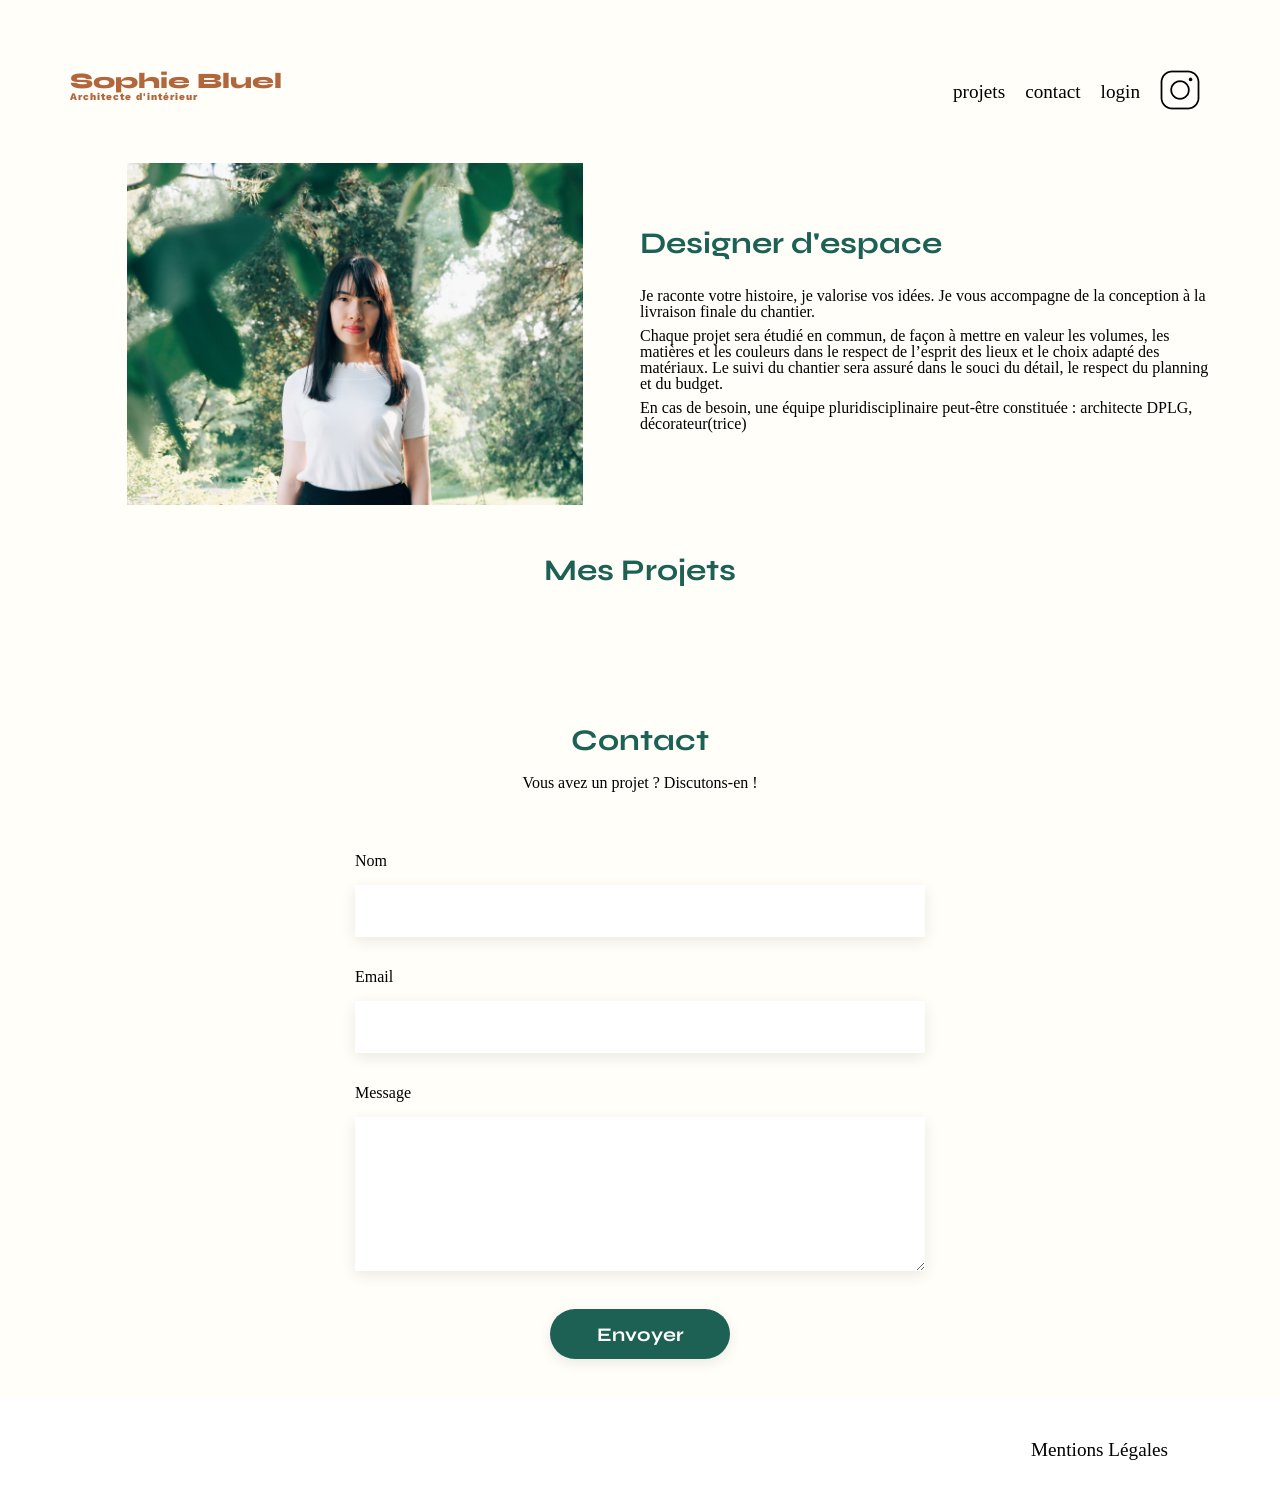
<file: index.html>
<!DOCTYPE html>
<html lang="fr">

<head>
	<meta charset="UTF-8">
	<title>Sophie Bluel - Architecte d'intérieur</title>
	<meta name="viewport" content="width=device-width, initial-scale=1.0">
	<link rel="preconnect" href="https://fonts.googleapis.com">
	<link rel="preconnect" href="https://fonts.gstatic.com" crossorigin>
	<link href="https://fonts.googleapis.com/css2?family=Syne:wght@700;800&family=Work+Sans&display=swap"
		rel="stylesheet">
	<meta name="description" content="">
	<link rel="stylesheet" href="https://cdnjs.cloudflare.com/ajax/libs/font-awesome/6.6.0/css/all.min.css">
	<link rel="stylesheet" href="./assets/style.css">
</head>

<body>
	<header>
		<div class="edition-mode">
			<i class="fa-regular fa-pen-to-square"></i>
			<p>Mode édition</p>
		</div>
		<h1>Sophie Bluel <span>Architecte d'intérieur</span></h1>
		<nav>
			<ul>
				<li>projets</li>
				<li>contact</li>
				<li><a href="login.html" id="login">login</a></li>
				<li><img src="./assets/icons/instagram.png" alt="Instagram"></li>
			</ul>
		</nav>
	</header>
	<main>
		<section id="introduction">
			<figure>
				<img src="./assets/images/sophie-bluel.png" alt="">
			</figure>
			<article>
				<h2>Designer d'espace</h2>
				<p>Je raconte votre histoire, je valorise vos idées. Je vous accompagne de la conception à la livraison
					finale du chantier.</p>
				<p>Chaque projet sera étudié en commun, de façon à mettre en valeur les volumes, les matières et les
					couleurs dans le respect de l’esprit des lieux et le choix adapté des matériaux. Le suivi du
					chantier sera assuré dans le souci du détail, le respect du planning et du budget.</p>
				<p>En cas de besoin, une équipe pluridisciplinaire peut-être constituée : architecte DPLG,
					décorateur(trice)</p>
			</article>
		</section>
		<section id="portfolio">
			<div class="modifier-flex">
				<h2>Mes Projets</h2>
				<div class="modifier">
					<i class="fa-regular fa-pen-to-square"></i>
					<button>Modifier</button>
				</div>
			</div>
			<div class="filters">
			</div>
			<div class="gallery">
				<!-- Ajout des works via l'API -->
			</div>
		</section>
		<section id="contact">
			<h2>Contact</h2>
			<p>Vous avez un projet ? Discutons-en !</p>
			<form action="#" method="post">
				<label for="name">Nom</label>
				<input type="text" name="name" id="name">
				<label for="email">Email</label>
				<input type="email" name="email" id="email">
				<label for="message">Message</label>
				<textarea name="message" id="message" cols="30" rows="10"></textarea>
				<input type="submit" value="Envoyer">
			</form>
		</section>

	</main>

	<footer>
		<div class="footer-content">
			<nav>
				<ul>
					<li>Mentions Légales</li>
				</ul>
			</nav>
		</div>
	</footer>
	<div class="modal">
		<div class="modal-content">
			<!-- Vue 1 : suppression -->
			<div class="modal-delete">
				<button class="close"><i class="fa-solid fa-xmark"></i></button>
				<h3>Galerie photo</h3>
				<div class="modal-gallery"></div>
				<hr>
				<button class="add-photo">Ajouter une photo</button>
			</div>
			<!-- Vue 2 : ajout -->
			<div class="modal-add">
				<button class="close"><i class="fa-solid fa-xmark"></i></button>
				<button class="arrow-left"><i class="fa-solid fa-arrow-left"></i></button>
				<h3>Ajout photo</h3>
				<div class="image-add">
					<i class="fa-regular fa-image fa-2xl"></i>
					<button id="add-button" class="add-button">+ Ajouter photo</button>
					<input type="file" id="new-work" name="new-work" accept="image/png, image/jpeg" required>
					<p class="info-message">jpg, png : 4mo max</p>
				</div>
				<form class="add-form">
					<label for="titre">Titre</label>
					<input type="text" name="titre" id="titre" required>
					<label for="category">Catégorie</label>
					<select name="category" id="category"></select>
					<hr>
					<button type="submit" class="confirm">Valider</button>
					<p id="error-img" class="error-message"></p>
				</form>



			</div>
		</div>
	</div>
	<script src="./script.js"></script>
</body>

</html>
</file>
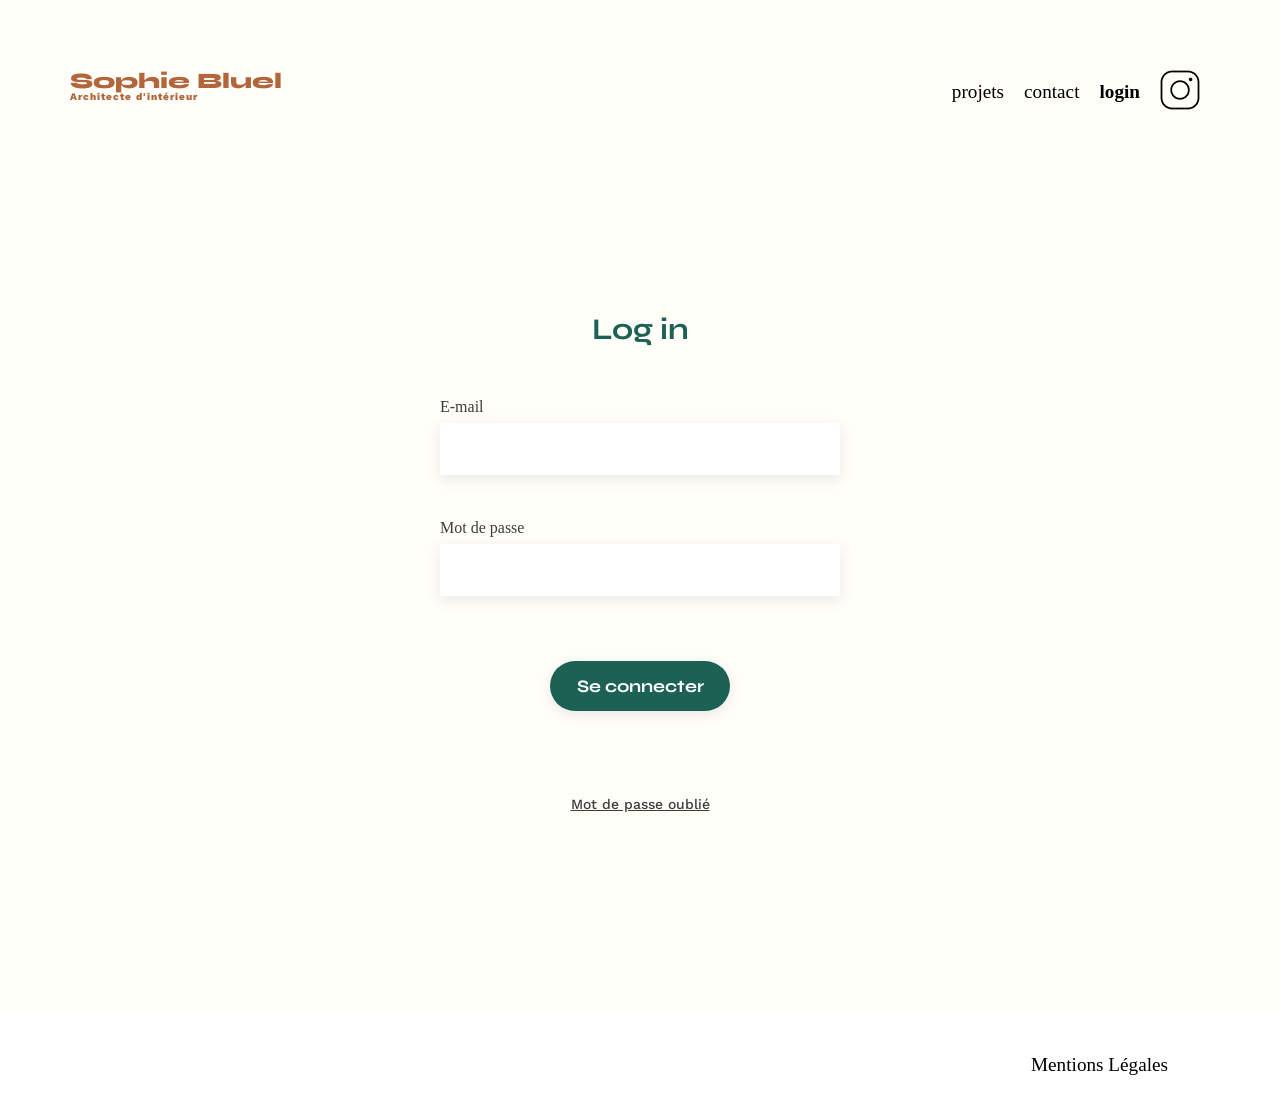
<file: login.html>
<!DOCTYPE html>
<html lang="fr">

<head>
	<meta charset="UTF-8">
	<title>Sophie Bluel - Architecte d'intérieur</title>
	<meta name="viewport" content="width=device-width, initial-scale=1.0">
	<link rel="preconnect" href="https://fonts.googleapis.com">
	<link rel="preconnect" href="https://fonts.gstatic.com" crossorigin>
	<link href="https://fonts.googleapis.com/css2?family=Syne:wght@700;800&family=Work+Sans&display=swap"
		rel="stylesheet">
	<meta name="description" content="">
	<link rel="stylesheet" href="./assets/style.css">
</head>

<body>
	<header>
		<h1>Sophie Bluel <span>Architecte d'intérieur</span></h1>
		<nav>
			<ul>
				<li>projets</li>
				<li>contact</li>
				<li><a href="login.html" class="active">login</a></li>
				<li><img src="./assets/icons/instagram.png" alt="Instagram"></li>
			</ul>
		</nav>
	</header>
	<main class="login-page">
		<section>
			<h2>Log in</h2>
			<form id="login-form" action="#" method="post">
				<label for="email">E-mail</label>
				<input type="email" name="email" id="email" required>
				<label for="password">Mot de passe</label>
				<input type="password" name="password" id="password" required>
				<input type="submit" value="Se connecter">
				<p id="login-error" class="error-message"></p>
				<p><a href="">Mot de passe oublié</a></p>
			</form>
		</section>
	</main>

	<footer>
		<div class="footer-content">
			<nav>
				<ul>
					<li>Mentions Légales</li>
				</ul>
			</nav>
		</div>
	</footer>
	<script type="module" src="./login.js"></script>
</body>

</html>
</file>
<file: assets/style.css>
/* http://meyerweb.com/eric/tools/css/reset/
   v2.0 | 20110126
   License: none (public domain)
*/

html,
body,
div,
span,
applet,
object,
iframe,
h1,
h2,
h3,
h4,
h5,
h6,
p,
blockquote,
pre,
a,
abbr,
acronym,
address,
big,
cite,
code,
del,
dfn,
em,
img,
ins,
kbd,
q,
s,
samp,
small,
strike,
strong,
sub,
sup,
tt,
var,
b,
u,
i,
center,
dl,
dt,
dd,
ol,
ul,
li,
fieldset,
form,
label,
legend,
table,
caption,
tbody,
tfoot,
thead,
tr,
th,
td,
article,
aside,
canvas,
details,
embed,
figure,
figcaption,
footer,
header,
hgroup,
menu,
nav,
output,
ruby,
section,
summary,
time,
mark,
audio,
video {
	margin: 0;
	padding: 0;
	border: 0;
	font-size: 100%;
	font: inherit;
	vertical-align: baseline;
}

/* HTML5 display-role reset for older browsers */
article,
aside,
details,
figcaption,
figure,
footer,
header,
hgroup,
menu,
nav,
section {
	display: block;
}

body {
	line-height: 1;
	background-color: #FFFEF8;
}

ol,
ul {
	list-style: none;
}

blockquote,
q {
	quotes: none;
}

blockquote:before,
blockquote:after,
q:before,
q:after {
	content: '';
	content: none;
}

table {
	border-collapse: collapse;
	border-spacing: 0;
}

/** end reset css**/


main {
	max-width: 1140px;
	margin: auto;
	/* centre le contenu */
}

header {
	display: flex;
	justify-content: space-between;
	margin: 70px auto 0 auto;
	/* espace de 50px au-dessus */
}

header,
main {
	max-width: 1140px;

}

section {
	margin: 50px 0
}

h1 {
	display: flex;
	flex-direction: column;
	font-family: 'Syne';
	font-size: 22px;
	font-weight: 800;
	color: #B1663C
}

h1>span {
	font-family: 'Work Sans';
	font-size: 10px;
	letter-spacing: 0.1em;
	;
}

h2 {
	font-family: 'Syne';
	font-weight: 700;
	font-size: 30px;
	color: #1D6154
}

nav ul {
	display: flex;
	align-items: center;
	list-style-type: none;

}

nav li {
	padding: 0 10px;
	font-size: 1.2em;
}

nav a {
	color: inherit;
	/* garde la même couleur que le texte du <li> */
	text-decoration: none;
	/* enlève le soulignement */
}

nav a.active {
	font-weight: 700;
	/* rend le texte gras */
}

li:hover {
	color: #B1663C;
}

/* Garde le pointeur de la souris sur le logout */
#login {
	cursor: pointer;
}

#introduction {
	display: flex;
	align-items: center;
}

#introduction figure {
	flex: 1
}

#introduction img {
	display: block;
	margin: auto;
	width: 80%;
}

#introduction article {
	flex: 1
}

#introduction h2 {
	margin-bottom: 1em;
}

#introduction p {
	margin-bottom: 0.5em;
}

#portfolio h2 {
	text-align: center;
	margin-bottom: 1em;
}

/* Boutons pour le filtre */

.filters {
	display: flex;
	justify-content: center;
	gap: 20px;
	margin: 30px;
}

.filters button {
	border-radius: 60px;
	border: 1px solid #1D6154;
	padding: 15px 20px;
	font-family: Syne;
	font-weight: 700;
	font-size: 16px;
	text-align: center;
	color: #1D6154;
	background-color: white;
}

button.active {
	background-color: #1D6154;
	color: white;
}

.gallery {
	width: 100%;
	display: grid;
	grid-template-columns: 1fr 1fr 1fr;
	grid-column-gap: 20px;
	grid-row-gap: 20px;
}

.gallery img {
	width: 100%;

}

#contact {
	width: 50%;
	margin: auto;
}

#contact>* {
	text-align: center;

}

#contact h2 {
	margin-bottom: 20px;
}

#contact form {
	text-align: left;
	margin-top: 30px;
	display: flex;
	flex-direction: column;
}

#contact input {
	height: 50px;
	font-size: 1.2em;
	border: none;
	box-shadow: 0px 4px 14px rgba(0, 0, 0, 0.09);
}

#contact label {
	margin: 2em 0 1em 0;
}

#contact textarea {
	border: none;
	box-shadow: 0px 4px 14px rgba(0, 0, 0, 0.09);
}

input[type="submit"] {
	font-family: 'Syne';
	font-weight: 700;
	color: white;
	background-color: #1D6154;
	margin: 2em auto;
	width: 180px;
	text-align: center;
	border-radius: 60px;
}


footer {
	background-color: #fff;
	width: 100%;
	padding: 10px 0;
}

.footer-content {
	max-width: 1140px;
	/* même largeur que main et header */
	margin: 0 auto;
	/* centre le contenu */
}

footer nav ul {
	display: flex;
	justify-content: flex-end;
	margin: 2em;
}

/* ============ PAGE LOGIN ============ */

.login-page {
	height: 100vh;
	/* prend toute la hauteur de l’écran */
	display: flex;
	flex-direction: column;
	justify-content: center;
	align-items: center;
	background-color: #FFFEF8;
}

.login-page form {
	display: flex;
	flex-direction: column;
	width: 400px;
}

.login-page h2 {
	margin-bottom: 40px;
	text-align: center;
}

.login-page input {
	height: 50px;
	font-size: 1.1em;
	border: none;
	margin-bottom: 50px;
	box-shadow: 0px 4px 14px rgba(0, 0, 0, 0.09);
}

.login-page label {
	margin-top: 15px;
	margin-bottom: 8px;
	color: #3D3D3D;
}

.login-page input:not([type="submit"]) {
	margin-bottom: 30px;
}

.login-page p {
	text-align: center;
}

.login-page p a {
	font-family: 'Work Sans';
	font-weight: 500;
	font-size: 14px;
	line-height: 100%;
	text-decoration: underline;
	color: #3D3D3D;
}

/* Message d'erreur  */
.error-message {
	color: #93532F;
	margin-bottom: 30px;
	font-family: 'Work Sans';
	font-size: 14px;
	margin-top: 5px;
	text-align: center;
}

/* Mode Edition  */
.edition-mode {
	background-color: black;
	color: white;
	width: 100%;
	height: 59px;
	display: none;
	text-align: center;
	align-items: center;
	position: fixed;
	top: 0;
	left: 0;
	z-index: 10;
	justify-content: center;
	gap: 8px;
}

/* Bouton modifier */
.modifier {
	display: none;
	align-items: center;
	gap: 8px;
	margin-bottom: 25px;
}

.modifier-flex {
	display: flex;
	justify-content: center;
	align-items: center;
	gap: 20px;
}

.modifier button {
	background: none;
	border: none;
	color: inherit;
	font-family: inherit;
	font-size: inherit;
	cursor: pointer;
	padding: 0;
}

/* Modale */
/* Il faut créer une classe avant la modale pour mettre le fond opaque; ensuite une pour chaque vue */

.modal {
	background-color: rgba(0, 0, 0, 0.3);
	display: none;
	position: fixed;
	top: 0;
	left: 0;
	width: 100%;
	height: 100%;
	z-index: 15;
}

.modal-content {
	position: relative;
	width: 630px;
	top: 50%;
	left: 50%;
	transform: translate(-50%, -50%);
	align-content: center;
	border-radius: 10px;
	background-color: white;
	z-index: 20;
	display: flex;
	flex-direction: column;
	justify-content: center;
	align-items: center;
}

/* 1ère Vue */
button.close {
	position: absolute;
	top: 25px;
	right: 25px;
	background: none;
	border: none;
	cursor: pointer;
}

.modal-content h3 {
	font-family: 'Work Sans';
	font-size: 26px;
	color: black;
	text-align: center;
}

.modal-gallery {
	display: grid;
	grid-template-columns: repeat(5, 76px);
	gap: 28px 9px;
	margin: 50px;
	justify-content: center;
}

.modal-gallery img {
	width: 76px;
	height: 102px;
}

.modal-gallery figure {
	position: relative;
	width: 76px;
	height: 102px;
	margin: 0;
}

.modal-gallery i {
	position: absolute;
	color: white;
	background-color: black;
	left: 50px;
	top: 6px;
	padding: 3px;
	width: 14px;
	height: 14px;
	display: flex;
	justify-content: center;
	align-items: center;
	border-radius: 3px;
}

button.add-photo {
	background: #1D6154;
	font-size: 14px;
	font-family: 'Syne';
	color: white;
	width: 237px;
	height: 36px;
	border-radius: 60px;
	margin-bottom: 40px;
	border: none;
}

hr {
	width: 420px;
	margin-bottom: 38px;
	border-top: 1px solid #B3B3B3;
	margin-top: 10px;
}

.modal-delete,
.modal-add {
	display: flex;
	flex-direction: column;
	margin-top: 60px;
	align-items: center;
}

/* 2ème modale */

.modal-add {
	display: none;
}

button.arrow-left {
	position: absolute;
	top: 25px;
	left: 25px;
	background: none;
	border: none;
	cursor: pointer;
}

.image-add {
	background: #E8F1F6;
	width: 420px;
	height: 169px;
	border-radius: 3px;
	display: flex;
	flex-direction: column;
	align-items: center;
	justify-content: center;
	margin-top: 40px;
	position: relative;
	overflow: hidden;
}

.fa-2xl {
	font-size: 76px;
	color: #B9C5CC;
	margin-top: 33px;
}

button.add-button {
	background: #CBD6DC;
	font-size: 14px;
	font-family: 'Work Sans';
	font-weight: 500;
	color: #306685;
	width: 173px;
	height: 36px;
	border-radius: 50px;
	border: none;
	margin-top: 48px;
	margin-bottom: 8px;
}

.image-add p {
	font-size: 10px;
	font-family: 'Work Sans';
	color: #444444;
}

.add-form {
	display: flex;
	flex-direction: column;
	margin-top: 30px;
	margin-bottom: 30px;
	font-family: 'Work Sans';
	font-size: 14px;
	color: #3D3D3D;
	gap: 10px;
	font-weight: 500;
}

.add-form input,
.add-form select {
	width: 420px;
	height: 50px;
	font-size: 16px;
	font-family: 'Work Sans';
	border: none;
	background-color: #FFFFFF;
	box-shadow: 0px 4px 14px rgba(0, 0, 0, 0.09);
	color: #3D3D3D;
}

button.confirm {
	background: #A7A7A7;
	font-size: 14px;
	font-family: 'Syne';
	color: white;
	width: 237px;
	height: 36px;
	border-radius: 60px;
	margin-bottom: 40px;
	border: none;
	margin: auto;
}

#new-work {
	display: none;
}

.image-add img {
	width: 100%;
	height: 100%;
	object-fit: contain;
	object-position: center;
	display: block;
}
</file>
